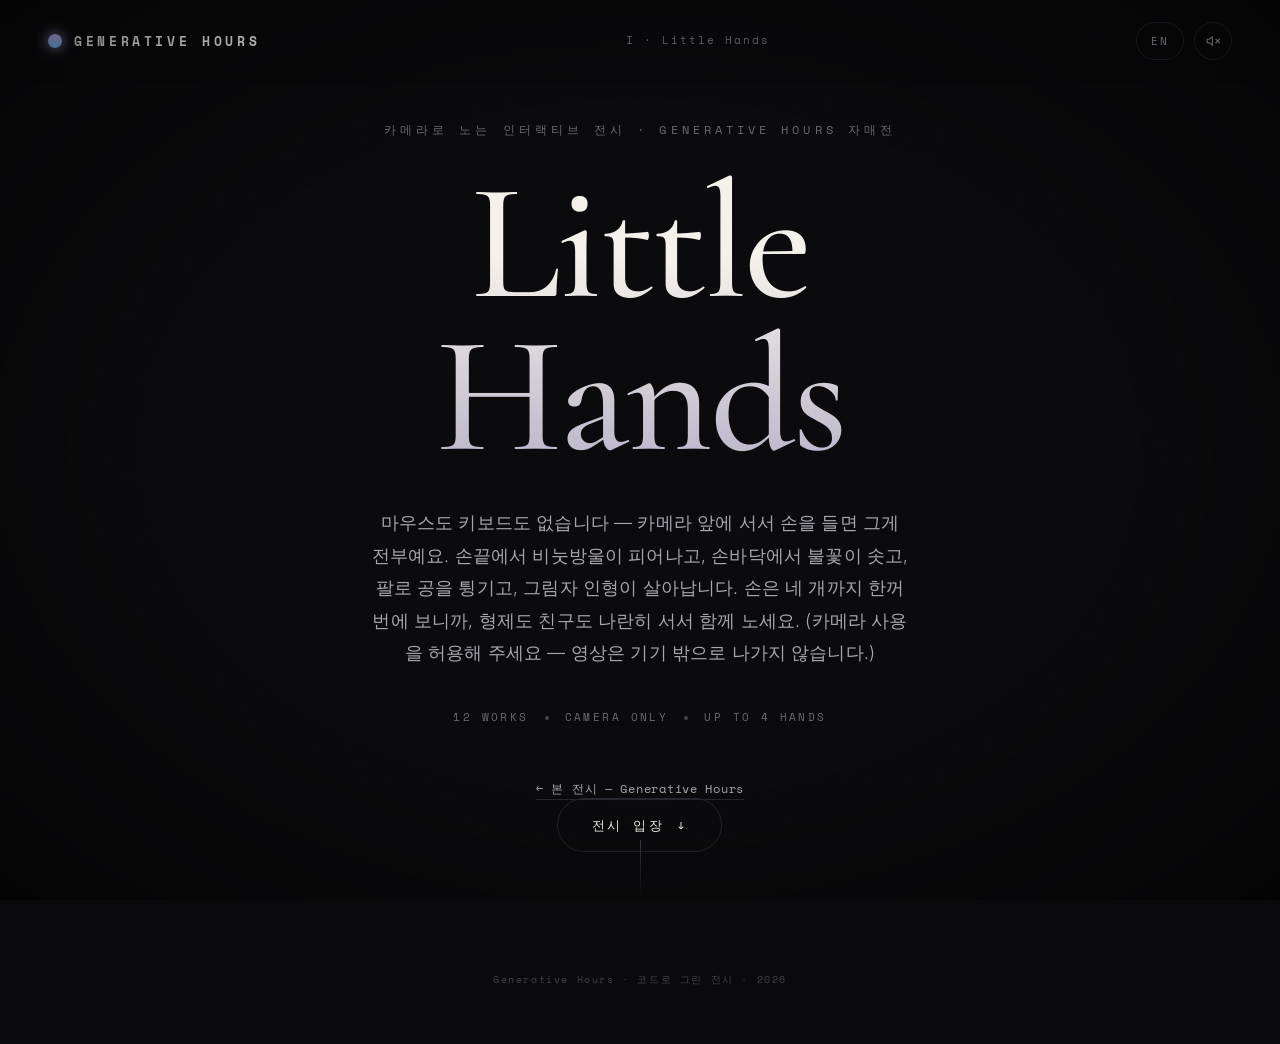
<file: kids.html>
<!DOCTYPE html>
<html lang="ko" data-catalog="./data-kids.js">
<head>
  <meta charset="UTF-8" />
  <meta name="viewport" content="width=device-width, initial-scale=1.0, viewport-fit=cover" />
  <meta name="description" content="Little Hands — 카메라 앞에서 손과 몸으로 노는 아이들의 인터랙티브 전시." />
  <title>Little Hands · 아이들의 카메라 놀이터</title>
  <link rel="preconnect" href="https://fonts.googleapis.com" />
  <link rel="preconnect" href="https://fonts.gstatic.com" crossorigin />
  <link href="https://fonts.googleapis.com/css2?family=Cormorant+Garamond:ital,wght@0,400;0,500;0,600;1,400&family=Inter:wght@300;400;500;600&family=Space+Mono:wght@400;700&display=swap" rel="stylesheet" />
  <link rel="stylesheet" href="./css/style.css" />
  <!-- three.js (XI관 — 시간을 세는 법). 빌드 없는 사이트라 bare specifier를
       해결할 import map이 필요. addon들이 `from 'three'`를 쓰므로 필수.
       카메라관의 MediaPipe와 같은 zero-build CDN-ESM 경로. -->
  <script type="importmap">
  {
    "imports": {
      "three": "https://cdn.jsdelivr.net/npm/three@0.161.0/build/three.module.js",
      "three/addons/": "https://cdn.jsdelivr.net/npm/three@0.161.0/examples/jsm/"
    }
  }
  </script>
</head>
<body data-view="atrium">
  <!-- ===== Grain / vignette overlay (whole-page atmosphere) ================= -->
  <div class="grain" aria-hidden="true"></div>
  <div class="vignette" aria-hidden="true"></div>

  <!-- ===== Top bar ========================================================= -->
  <header class="topbar">
    <button class="brand" data-action="home" aria-label="아트리움으로">
      <span class="brand__mark" aria-hidden="true"></span>
      <span class="brand__text">GENERATIVE&nbsp;HOURS</span>
    </button>
    <nav class="topnav" aria-label="전시관">
      <!-- wing links injected by JS -->
    </nav>
    <button class="sound-toggle" data-action="sound" aria-pressed="false" aria-label="사운드 토글">
      <span class="sound-toggle__icon" aria-hidden="true"></span>
    </button>
  </header>

  <!-- ===== ATRIUM (landing) ================================================ -->
  <main class="atrium" id="atrium">
    <section class="hero">
      <p class="hero__eyebrow">카메라로 노는 인터랙티브 전시 · GENERATIVE HOURS 자매전</p>
      <h1 class="hero__title">Little<br />Hands</h1>
      <p class="hero__lead">
        마우스도 키보드도 없습니다 — 카메라 앞에 서서 손을 들면 그게 전부예요.
        손끝에서 비눗방울이 피어나고, 손바닥에서 불꽃이 솟고, 팔로 공을 튕기고,
        그림자 인형이 살아납니다. 손은 네 개까지 한꺼번에 보니까, 형제도 친구도
        나란히 서서 함께 노세요. (카메라 사용을 허용해 주세요 — 영상은 기기 밖으로
        나가지 않습니다.)
      </p>
      <div class="hero__meta">
        <span>12 WORKS</span><i></i><span>CAMERA ONLY</span><i></i><span>UP TO 4 HANDS</span>
      </div>
      <p class="hero__sister"><a href="index.html">← 본 전시 — Generative Hours</a></p>
      <button class="hero__enter" data-action="enter">전시 입장 <span aria-hidden="true">↓</span></button>
    </section>
    <div class="hero__scrollhint" aria-hidden="true"></div>
  </main>

  <!-- ===== GALLERY (work grid) ============================================= -->
  <section class="gallery" id="gallery" aria-label="작품 목록">
    <!-- wings + work cards injected by JS -->
  </section>

  <!-- ===== EXHIBIT ROOM (single work, fullscreen) ========================= -->
  <section class="room" id="room" aria-hidden="true" aria-label="전시실">
    <canvas class="room__canvas" id="stage"></canvas>

    <!-- loading shimmer -->
    <div class="room__loader" id="loader" aria-hidden="true"><span></span><span></span><span></span></div>

    <!-- placard / wall text -->
    <aside class="placard" id="placard">
      <button class="placard__collapse" data-action="placard-toggle" aria-label="작품 설명 접기 / 펴기">
        <span aria-hidden="true"></span>
      </button>
      <div class="placard__scroll">
      <p class="placard__no"></p>
      <h2 class="placard__title"></h2>
      <p class="placard__ko"></p>
      <p class="placard__medium"></p>
      <div class="placard__rule"></div>
      <p class="placard__note"></p>

      <button class="placard__more" data-action="details-toggle" aria-expanded="false" aria-controls="details">
        <span class="placard__more-label">기술 노트 자세히 보기</span>
        <span class="placard__more-icon" aria-hidden="true"></span>
      </button>
      <div class="details" id="details" hidden>
        <div class="details__block">
          <p class="details__label">기법 · TECHNIQUE</p>
          <p class="details__text" data-detail="tech"></p>
        </div>
        <div class="details__block">
          <p class="details__label">개념 · CONCEPT</p>
          <p class="details__text" data-detail="idea"></p>
        </div>
        <div class="details__block">
          <p class="details__label">체험 · TRY THIS</p>
          <p class="details__text" data-detail="play"></p>
        </div>
      </div>

      <div class="placard__controls" id="controls"><!-- per-piece controls --></div>
      </div>
    </aside>

    <!-- bottom action bar -->
    <div class="actionbar">
      <button class="actionbar__btn" data-action="prev" aria-label="이전 작품">‹</button>
      <div class="actionbar__center">
        <p class="actionbar__hint" id="hint"></p>
      </div>
      <button class="actionbar__btn" data-action="next" aria-label="다음 작품">›</button>
    </div>

    <button class="room__exit" data-action="exit" aria-label="전시실 나가기 (Esc)">✕ 나가기</button>
  </section>

  <!-- ===== Footer credit ================================================== -->
  <footer class="credit" id="credit">
    <p>Generative Hours · 코드로 그린 전시 · <span id="year"></span></p>
  </footer>

  <script type="module" src="./js/main.js"></script>
</body>
</html>
</file>
<file: css/style.css>
/* ============================================================================
   Generative Hours — Exhibition shell
   Aesthetic: dark contemporary museum. Deep wall, serif display titles,
   restrained sans UI, neon accents per wing, generous negative space.
   ========================================================================== */

:root {
  /* surfaces */
  --wall:        #0a0a0c;   /* exhibition wall */
  --wall-2:      #111114;   /* raised panels */
  --wall-3:      #17171c;   /* cards */
  --line:        #26262e;   /* hairlines */
  --line-soft:   #1c1c22;

  /* ink */
  --ink:         #f4f1ea;   /* warm white, like gallery label paper */
  --ink-dim:     #a7a4ad;
  --ink-faint:   #6a6770;
  --ink-ghost:   #44424a;

  /* accent (overridden per wing) */
  --accent:      #c8b6ff;
  --accent-2:    #7cc6ff;

  --serif: "Cormorant Garamond", Georgia, serif;
  --sans:  "Inter", system-ui, -apple-system, sans-serif;
  --mono:  "Space Mono", ui-monospace, monospace;

  --maxw: 1240px;
  --ease: cubic-bezier(0.22, 1, 0.36, 1);
  --ease-soft: cubic-bezier(0.4, 0, 0.2, 1);
}

* { box-sizing: border-box; margin: 0; padding: 0; }

html { scroll-behavior: smooth; -webkit-text-size-adjust: 100%; }

body {
  font-family: var(--sans);
  background: var(--wall);
  color: var(--ink);
  min-height: 100vh;
  overflow-x: hidden;
  line-height: 1.6;
  font-weight: 300;
  letter-spacing: 0.01em;
  -webkit-font-smoothing: antialiased;
  text-rendering: optimizeLegibility;
}

::selection { background: var(--accent); color: #0a0a0c; }

button { font-family: inherit; color: inherit; cursor: pointer; background: none; border: none; }

/* ---- Atmosphere overlays --------------------------------------------------*/
.grain {
  position: fixed; inset: 0; z-index: 9000; pointer-events: none;
  opacity: 0.04; mix-blend-mode: overlay;
  background-image: url("data:image/svg+xml,%3Csvg xmlns='http://www.w3.org/2000/svg' width='160' height='160'%3E%3Cfilter id='n'%3E%3CfeTurbulence type='fractalNoise' baseFrequency='0.9' numOctaves='2' stitchTiles='stitch'/%3E%3C/filter%3E%3Crect width='100%25' height='100%25' filter='url(%23n)'/%3E%3C/svg%3E");
}
.vignette {
  position: fixed; inset: 0; z-index: 8999; pointer-events: none;
  background: radial-gradient(ellipse at center, transparent 55%, rgba(0,0,0,0.55) 100%);
}

/* ---- Top bar --------------------------------------------------------------*/
.topbar {
  position: fixed; top: 0; left: 0; right: 0; z-index: 200;
  display: flex; align-items: center; justify-content: space-between;
  padding: 22px clamp(20px, 4vw, 48px);
  background: linear-gradient(to bottom, rgba(10,10,12,0.92), rgba(10,10,12,0));
  backdrop-filter: blur(4px);
  transition: background 0.4s var(--ease);
}
.brand { display: flex; align-items: center; gap: 12px; }
.brand__mark {
  width: 14px; height: 14px; border-radius: 50%;
  background: conic-gradient(from 0deg, var(--accent), var(--accent-2), var(--accent));
  box-shadow: 0 0 14px var(--accent);
  animation: spin 14s linear infinite;
}
@keyframes spin { to { transform: rotate(360deg); } }
.brand__text {
  font-family: var(--mono); font-size: 13px; letter-spacing: 0.28em;
  color: var(--ink); font-weight: 700;
}
.topnav { display: flex; gap: 4px; }
.topnav a {
  font-family: var(--mono); font-size: 11px; letter-spacing: 0.18em;
  color: var(--ink-faint); text-decoration: none; padding: 6px 12px;
  border-radius: 20px; transition: color 0.3s, background 0.3s;
}
.topnav a:hover { color: var(--ink); background: var(--wall-3); }
.sound-toggle {
  width: 38px; height: 38px; border-radius: 50%; border: 1px solid var(--line);
  display: grid; place-items: center; transition: border-color 0.3s, transform 0.3s;
}
.sound-toggle:hover { border-color: var(--accent); transform: scale(1.05); }
.sound-toggle__icon {
  width: 14px; height: 14px;
  background: var(--ink-dim);
  -webkit-mask: var(--icon-muted) center/contain no-repeat;
          mask: var(--icon-muted) center/contain no-repeat;
  --icon-muted: url("data:image/svg+xml,%3Csvg xmlns='http://www.w3.org/2000/svg' viewBox='0 0 24 24' fill='none' stroke='%23fff' stroke-width='2' stroke-linecap='round'%3E%3Cpath d='M11 5 6 9H2v6h4l5 4z'/%3E%3Cline x1='23' y1='9' x2='17' y2='15'/%3E%3Cline x1='17' y1='9' x2='23' y2='15'/%3E%3C/svg%3E");
}
.sound-toggle[aria-pressed="true"] .sound-toggle__icon {
  background: var(--accent);
  --icon-muted: url("data:image/svg+xml,%3Csvg xmlns='http://www.w3.org/2000/svg' viewBox='0 0 24 24' fill='none' stroke='%23fff' stroke-width='2' stroke-linecap='round'%3E%3Cpath d='M11 5 6 9H2v6h4l5 4z'/%3E%3Cpath d='M15.5 8.5a5 5 0 0 1 0 7'/%3E%3Cpath d='M19 5a9 9 0 0 1 0 14'/%3E%3C/svg%3E");
}

/* ===========================================================================
   ATRIUM
   ===========================================================================*/
.atrium {
  min-height: 100vh; display: grid; place-items: center;
  padding: 120px clamp(24px, 6vw, 80px) 80px;
  position: relative;
}
.hero { max-width: 760px; text-align: center; }
.hero__eyebrow {
  font-family: var(--mono); font-size: 12px; letter-spacing: 0.34em;
  color: var(--ink-faint); text-transform: uppercase; margin-bottom: 28px;
  animation: rise 1s var(--ease) both 0.1s;
}
.hero__title {
  font-family: var(--serif); font-weight: 500;
  font-size: clamp(64px, 13vw, 168px); line-height: 0.92;
  letter-spacing: -0.02em; margin-bottom: 34px;
  background: linear-gradient(180deg, var(--ink) 30%, #b9b3c9 100%);
  -webkit-background-clip: text; background-clip: text; color: transparent;
  animation: rise 1.2s var(--ease) both 0.2s;
}
.hero__lead {
  font-size: clamp(15px, 1.6vw, 18px); color: var(--ink-dim);
  max-width: 540px; margin: 0 auto 40px; line-height: 1.8; font-weight: 300;
  animation: rise 1.2s var(--ease) both 0.35s;
}
.hero__meta {
  display: flex; align-items: center; justify-content: center; gap: 16px;
  font-family: var(--mono); font-size: 11px; letter-spacing: 0.22em;
  color: var(--ink-faint); margin-bottom: 52px;
  animation: rise 1.2s var(--ease) both 0.5s;
}
.hero__meta i { width: 4px; height: 4px; border-radius: 50%; background: var(--ink-ghost); }
.hero__sister { margin-top: 26px; font-family: var(--mono); font-size: 12px; letter-spacing: 0.06em; }
.hero__sister a { color: var(--ink-dim); text-decoration: none; border-bottom: 1px solid var(--line); padding-bottom: 2px; transition: color 0.25s, border-color 0.25s; }
.hero__sister a:hover { color: var(--accent); border-color: var(--accent); }
.hero__enter {
  font-family: var(--mono); font-size: 13px; letter-spacing: 0.2em;
  color: var(--ink); border: 1px solid var(--line);
  padding: 16px 34px; border-radius: 40px;
  display: inline-flex; gap: 12px; align-items: center;
  transition: all 0.4s var(--ease);
  animation: rise 1.2s var(--ease) both 0.65s;
}
.hero__enter span { transition: transform 0.4s var(--ease); }
.hero__enter:hover {
  border-color: var(--accent); background: var(--accent);
  color: #0a0a0c; box-shadow: 0 0 40px -8px var(--accent);
}
.hero__enter:hover span { transform: translateY(4px); }
.hero__scrollhint {
  position: absolute; bottom: 36px; left: 50%; width: 1px; height: 56px;
  background: linear-gradient(var(--ink-ghost), transparent);
  animation: rise 1.2s var(--ease) both 0.9s;
}
@keyframes rise { from { opacity: 0; transform: translateY(26px); } to { opacity: 1; transform: none; } }

/* ===========================================================================
   GALLERY
   ===========================================================================*/
.gallery {
  max-width: var(--maxw); margin: 0 auto;
  padding: clamp(80px, 12vh, 160px) clamp(20px, 5vw, 56px) 120px;
}
.wing { margin-bottom: clamp(60px, 10vh, 120px); scroll-margin-top: 90px; }
.wing__head {
  display: flex; align-items: baseline; gap: 18px;
  padding-bottom: 22px; margin-bottom: 36px;
  border-bottom: 1px solid var(--line-soft);
}
.wing__index {
  font-family: var(--serif); font-style: italic; font-size: clamp(30px, 5vw, 52px);
  color: var(--accent); line-height: 1; font-weight: 500;
}
.wing__titles { display: flex; flex-direction: column; }
.wing__name {
  font-family: var(--serif); font-size: clamp(24px, 3.6vw, 38px);
  font-weight: 500; letter-spacing: 0.01em; line-height: 1.1;
}
.wing__sub {
  font-family: var(--mono); font-size: 11px; letter-spacing: 0.24em;
  color: var(--ink-faint); margin-top: 6px;
}
.wing__count {
  margin-left: auto; font-family: var(--mono); font-size: 11px;
  letter-spacing: 0.16em; color: var(--ink-ghost); align-self: center;
}

.grid {
  display: grid; gap: clamp(14px, 1.6vw, 22px);
  grid-template-columns: repeat(auto-fill, minmax(260px, 1fr));
}
.card {
  position: relative; aspect-ratio: 4 / 3; border-radius: 4px;
  background: var(--wall-3); border: 1px solid var(--line-soft);
  overflow: hidden; cursor: pointer; isolation: isolate;
  transition: transform 0.5s var(--ease), border-color 0.5s, box-shadow 0.5s;
}
.card[data-ready="false"] { cursor: default; }
.card__thumb { position: absolute; inset: 0; z-index: 0; }
.card__thumb canvas { width: 100%; height: 100%; display: block; }
.card__veil {
  position: absolute; inset: 0; z-index: 1;
  background: linear-gradient(to top, rgba(8,8,10,0.92) 0%, rgba(8,8,10,0.25) 50%, rgba(8,8,10,0.45) 100%);
  transition: opacity 0.5s var(--ease);
}
.card__body {
  position: absolute; inset: 0; z-index: 2;
  display: flex; flex-direction: column; justify-content: flex-end;
  padding: 20px;
}
.card__no {
  position: absolute; top: 16px; left: 18px;
  font-family: var(--mono); font-size: 12px; letter-spacing: 0.1em;
  color: var(--ink-dim);
}
.card__status {
  position: absolute; top: 15px; right: 16px;
  font-family: var(--mono); font-size: 9px; letter-spacing: 0.18em;
  text-transform: uppercase; padding: 3px 9px; border-radius: 20px;
  border: 1px solid var(--line); color: var(--ink-faint);
}
.card[data-ready="true"] .card__status { color: var(--accent); border-color: color-mix(in srgb, var(--accent) 40%, transparent); }
.card__title {
  font-family: var(--serif); font-size: 26px; font-weight: 500;
  line-height: 1.05; letter-spacing: 0.01em;
}
.card__ko { font-size: 12px; color: var(--ink-dim); margin-top: 4px; }
.card__medium {
  font-family: var(--mono); font-size: 10px; letter-spacing: 0.04em;
  color: var(--ink-faint); margin-top: 12px;
  max-height: 0; opacity: 0; overflow: hidden;
  transition: max-height 0.5s var(--ease), opacity 0.4s var(--ease), margin 0.4s;
}
.card:hover { transform: translateY(-6px); border-color: color-mix(in srgb, var(--accent) 50%, var(--line)); box-shadow: 0 24px 50px -28px var(--accent), 0 10px 30px -20px #000; }
.card:hover .card__veil { opacity: 0.78; }
.card:hover .card__medium { max-height: 40px; opacity: 1; margin-top: 12px; }
.card[data-ready="true"]:hover .card__thumb { animation: none; }
.card__open {
  position: absolute; bottom: 18px; right: 18px; z-index: 3;
  width: 34px; height: 34px; border-radius: 50%;
  border: 1px solid var(--ink-faint); display: grid; place-items: center;
  color: var(--ink); font-size: 15px; opacity: 0; transform: scale(0.8);
  transition: all 0.4s var(--ease); background: rgba(10,10,12,0.4);
}
.card:hover .card__open { opacity: 1; transform: scale(1); }
.card[data-ready="false"] .card__open { display: none; }

/* ===========================================================================
   EXHIBIT ROOM
   ===========================================================================*/
.room {
  position: fixed; inset: 0; z-index: 1000;
  background: #050507;
  opacity: 0; visibility: hidden; pointer-events: none;
  transition: opacity 0.6s var(--ease), visibility 0.6s;
}
body[data-view="room"] .room { opacity: 1; visibility: visible; pointer-events: auto; }
body[data-view="room"] { overflow: hidden; }
body[data-view="room"] .topbar { background: transparent; }

.room__canvas { position: absolute; inset: 0; width: 100%; height: 100%; display: block; touch-action: none; }

.room__loader {
  position: absolute; top: 50%; left: 50%; transform: translate(-50%, -50%);
  display: flex; gap: 8px; z-index: 5; opacity: 0; transition: opacity 0.3s;
}
.room__loader[aria-hidden="false"] { opacity: 1; }
.room__loader span {
  width: 8px; height: 8px; border-radius: 50%; background: var(--accent);
  animation: pulse 1.2s var(--ease-soft) infinite;
}
.room__loader span:nth-child(2) { animation-delay: 0.15s; }
.room__loader span:nth-child(3) { animation-delay: 0.3s; }
@keyframes pulse { 0%, 100% { opacity: 0.2; transform: scale(0.7); } 50% { opacity: 1; transform: scale(1); } }

/* ---- Placard --------------------------------------------------------------*/
.placard {
  --placard-left: clamp(20px, 4vw, 52px);
  position: absolute; top: 50%; left: var(--placard-left);
  transform: translateY(-50%);
  width: min(360px, 80vw); z-index: 10;
  background: rgba(12,12,15,0.66);
  backdrop-filter: blur(18px) saturate(1.2);
  border: 1px solid var(--line); border-radius: 6px;
  padding: 30px 28px; transition: transform 0.6s var(--ease), opacity 0.6s;
  max-height: 78vh;
}
/* scrolling lives on an inner wrapper so the collapse tab (outside the box)
   is never clipped — it stays visible in BOTH open and collapsed states */
.placard__scroll {
  max-height: calc(78vh - 60px); overflow-y: auto; scrollbar-width: thin;
  margin-right: -10px; padding-right: 10px;
}
/* collapse leaves the little tab (right: -38px, 30px wide) on-screen so it can
   be clicked to re-open — slide just far enough that the tab's left edge sits at
   the viewport edge, not the whole panel + extra (which pushed the tab off too). */
/* collapsed: panel's right edge lands exactly at x=0 — the panel is fully
   off-screen and ONLY the 34px arrow tab remains visible at the edge */
.placard.is-collapsed { transform: translateY(-50%) translateX(calc(-100% - var(--placard-left))); }
.placard__collapse {
  position: absolute; top: 50%; right: -34px; transform: translateY(-50%);
  width: 34px; height: 76px; border-radius: 0 8px 8px 0;
  background: rgba(12,12,15,0.78); border: 1px solid var(--line); border-left: none;
  backdrop-filter: blur(18px); display: grid; place-items: center;
  cursor: pointer; transition: background 0.25s, border-color 0.25s;
}
.placard__collapse:hover { background: rgba(24,24,30,0.9); border-color: var(--accent); }
.placard__collapse:hover span { border-color: var(--accent); }
.placard__collapse span {
  width: 7px; height: 7px; border-right: 1.5px solid var(--ink-dim);
  border-bottom: 1.5px solid var(--ink-dim); transform: rotate(135deg);
  transition: transform 0.4s var(--ease); margin-left: -3px;
}
.placard.is-collapsed .placard__collapse span { transform: rotate(-45deg); margin-left: 3px; }
.placard__no { font-family: var(--mono); font-size: 12px; letter-spacing: 0.2em; color: var(--accent); }
.placard__title { font-family: var(--serif); font-size: 38px; font-weight: 500; line-height: 1.05; margin-top: 10px; }
.placard__ko { font-size: 13px; color: var(--ink-dim); margin-top: 4px; }
.placard__medium { font-family: var(--mono); font-size: 10.5px; letter-spacing: 0.03em; color: var(--ink-faint); margin-top: 16px; line-height: 1.6; }
.placard__rule { height: 1px; background: var(--line); margin: 20px 0; }
.placard__note { font-size: 14px; line-height: 1.85; color: var(--ink-dim); font-weight: 300; }

/* ---- "자세히 보기" toggle + detail panel ----------------------------------*/
.placard__more {
  margin-top: 20px; width: 100%;
  display: flex; align-items: center; justify-content: space-between;
  font-family: var(--mono); font-size: 11px; letter-spacing: 0.14em;
  color: var(--ink-dim); padding: 12px 14px; border-radius: 6px;
  border: 1px solid var(--line); transition: all 0.3s var(--ease);
}
.placard__more:hover { border-color: var(--accent); color: var(--accent); background: color-mix(in srgb, var(--accent) 8%, transparent); }
.placard__more-icon {
  width: 9px; height: 9px; border-right: 1.5px solid currentColor;
  border-bottom: 1.5px solid currentColor; transform: rotate(45deg) translate(-1px, -1px);
  transition: transform 0.4s var(--ease); flex-shrink: 0;
}
.placard__more[aria-expanded="true"] .placard__more-icon { transform: rotate(-135deg) translate(-1px, -1px); }

.details {
  overflow: hidden;
  display: flex; flex-direction: column; gap: 18px;
  /* animated reveal */
  animation: detailsIn 0.5s var(--ease);
  margin-top: 18px; padding: 18px; border-radius: 6px;
  background: rgba(0,0,0,0.28); border: 1px solid var(--line-soft);
}
.details[hidden] { display: none; }
@keyframes detailsIn { from { opacity: 0; transform: translateY(-8px); } to { opacity: 1; transform: none; } }
.details__block { display: flex; flex-direction: column; gap: 7px; }
.details__label {
  font-family: var(--mono); font-size: 9.5px; letter-spacing: 0.2em;
  color: var(--accent); text-transform: uppercase;
}
.details__text { font-size: 13px; line-height: 1.8; color: var(--ink-dim); font-weight: 300; }

/* ---- Per-piece controls ---------------------------------------------------*/
.placard__controls { margin-top: 22px; display: flex; flex-direction: column; gap: 18px; }
.placard__controls:empty { display: none; }
.ctrl { display: flex; flex-direction: column; gap: 8px; }
.ctrl__label {
  display: flex; justify-content: space-between; align-items: baseline;
  font-family: var(--mono); font-size: 10px; letter-spacing: 0.16em;
  text-transform: uppercase; color: var(--ink-faint);
}
.ctrl__val { color: var(--accent); }
.ctrl input[type="range"] {
  -webkit-appearance: none; appearance: none; width: 100%; height: 2px;
  background: var(--line); border-radius: 2px; outline: none;
}
.ctrl input[type="range"]::-webkit-slider-thumb {
  -webkit-appearance: none; width: 14px; height: 14px; border-radius: 50%;
  background: var(--accent); cursor: pointer; box-shadow: 0 0 12px var(--accent);
  transition: transform 0.2s;
}
.ctrl input[type="range"]::-webkit-slider-thumb:hover { transform: scale(1.25); }
.ctrl input[type="range"]::-moz-range-thumb {
  width: 14px; height: 14px; border: none; border-radius: 50%;
  background: var(--accent); cursor: pointer; box-shadow: 0 0 12px var(--accent);
}
.ctrl__btns { display: flex; gap: 8px; flex-wrap: wrap; }
.ctrl__btn {
  font-family: var(--mono); font-size: 10px; letter-spacing: 0.12em;
  padding: 9px 14px; border: 1px solid var(--line); border-radius: 30px;
  color: var(--ink-dim); transition: all 0.3s; text-transform: uppercase;
}
.ctrl__btn:hover, .ctrl__btn.is-active { border-color: var(--accent); color: var(--accent); background: color-mix(in srgb, var(--accent) 10%, transparent); }
.ctrl__swatches { display: flex; gap: 8px; }
.ctrl__swatch { width: 26px; height: 26px; border-radius: 50%; border: 2px solid transparent; transition: transform 0.2s, border-color 0.2s; }
.ctrl__swatch:hover { transform: scale(1.15); }
.ctrl__swatch.is-active { border-color: var(--ink); }

/* ---- Action bar -----------------------------------------------------------*/
.actionbar {
  position: absolute; bottom: clamp(20px, 4vh, 40px); left: 50%;
  transform: translateX(-50%); z-index: 10;
  display: flex; align-items: center; gap: 6px;
  background: rgba(12,12,15,0.66); backdrop-filter: blur(18px);
  border: 1px solid var(--line); border-radius: 50px; padding: 8px 10px;
  max-width: calc(100vw - 40px);
}
.actionbar__btn {
  width: 42px; height: 42px; border-radius: 50%; font-size: 22px;
  color: var(--ink-dim); display: grid; place-items: center; flex-shrink: 0;
  transition: background 0.3s, color 0.3s;
}
.actionbar__btn:hover { background: var(--wall-3); color: var(--ink); }
.actionbar__center { padding: 0 14px; min-width: 0; }
.actionbar__hint {
  font-family: var(--mono); font-size: 11px; letter-spacing: 0.06em;
  color: var(--ink-dim); white-space: nowrap; overflow: hidden; text-overflow: ellipsis;
}

.room__exit {
  position: absolute; top: 84px; right: clamp(20px, 4vw, 48px); z-index: 10;
  font-family: var(--mono); font-size: 11px; letter-spacing: 0.16em;
  color: var(--ink-dim); padding: 10px 18px; border-radius: 30px;
  border: 1px solid var(--line); background: rgba(12,12,15,0.5);
  backdrop-filter: blur(8px); transition: all 0.3s;
}
.room__exit:hover { border-color: var(--accent); color: var(--accent); }

/* ---- Footer ---------------------------------------------------------------*/
.credit {
  text-align: center; padding: 40px 20px 56px;
  font-family: var(--mono); font-size: 10px; letter-spacing: 0.16em;
  color: var(--ink-ghost);
}
body[data-view="room"] .credit { display: none; }

/* ===========================================================================
   View switching
   ===========================================================================*/
body[data-view="atrium"] .gallery { display: none; }
body[data-view="gallery"] .atrium { display: none; }
body[data-view="room"] .atrium,
body[data-view="room"] .gallery { display: none; }

/* ===========================================================================
   Responsive
   ===========================================================================*/
@media (max-width: 720px) {
  .topnav { display: none; }
  .placard {
    top: auto; bottom: 96px; left: 50%; transform: translateX(-50%);
    width: calc(100vw - 28px); max-height: 46vh; padding: 22px 20px;
  }
  .placard.is-collapsed { transform: translateX(-50%) translateY(calc(100% + 110px)); }
  .placard__collapse { top: -38px; right: 50%; transform: translateX(50%); width: 56px; height: 30px; border-radius: 6px 6px 0 0; border: 1px solid var(--line); border-bottom: none; }
  .placard__collapse span { transform: rotate(-135deg); margin: 3px 0 0 0; }
  .placard.is-collapsed .placard__collapse span { transform: rotate(45deg); margin: -3px 0 0 0; }
  .placard__title { font-size: 30px; }
  .room__exit { top: auto; bottom: 96px; right: 14px; }
}

/* ---- Reduced motion -------------------------------------------------------*/
@media (prefers-reduced-motion: reduce) {
  * { animation-duration: 0.001ms !important; animation-iteration-count: 1 !important; transition-duration: 0.001ms !important; }
  .brand__mark { animation: none; }
  html { scroll-behavior: auto; }
}

/* ===== Language layer (KO/EN) ============================================ */
/* 좁은 화면에서 12관 내비가 우측 컨트롤(언어·사운드)을 밀어내지 않도록:
   내비만 줄어들며 가로 스크롤, 브랜드/토글은 항상 보인다. */
.topnav { flex: 1 1 auto; min-width: 0; overflow-x: auto; justify-content: center; scrollbar-width: none; }
.topnav::-webkit-scrollbar { display: none; }
.brand, .sound-toggle, .lang-toggle { flex: 0 0 auto; }

.lang-toggle {
  height: 38px; padding: 0 14px; margin-right: 10px; border-radius: 19px;
  border: 1px solid var(--line);
  font-family: var(--mono); font-size: 11px; letter-spacing: 0.18em;
  color: var(--ink-dim);
  transition: border-color 0.3s, color 0.3s, transform 0.3s;
}
.lang-toggle:hover { border-color: var(--accent); color: var(--ink); transform: scale(1.05); }

.langchooser {
  position: fixed; inset: 0; z-index: 300;
  display: grid; place-items: center;
  background: rgba(5, 6, 9, 0.86);
  backdrop-filter: blur(10px); -webkit-backdrop-filter: blur(10px);
}
.langchooser__panel { text-align: center; padding: 24px; }
.langchooser__brand {
  font-family: var(--mono); font-size: 12px; letter-spacing: 0.34em;
  color: var(--ink-dim); margin-bottom: 14px;
}
.langchooser__ask {
  font-family: var(--serif); font-size: clamp(20px, 3vw, 28px); font-weight: 500;
  margin-bottom: 30px;
}
.langchooser__btns { display: flex; gap: 16px; justify-content: center; }
.langchooser__btns button {
  min-width: 132px; padding: 13px 26px; border-radius: 999px;
  border: 1px solid var(--line);
  font-family: var(--mono); font-size: 13px; letter-spacing: 0.14em;
  color: var(--ink);
  transition: border-color 0.25s, background 0.25s, transform 0.25s;
}
.langchooser__btns button:hover {
  border-color: var(--accent); background: rgba(255, 255, 255, 0.04); transform: translateY(-1px);
}
</file>
